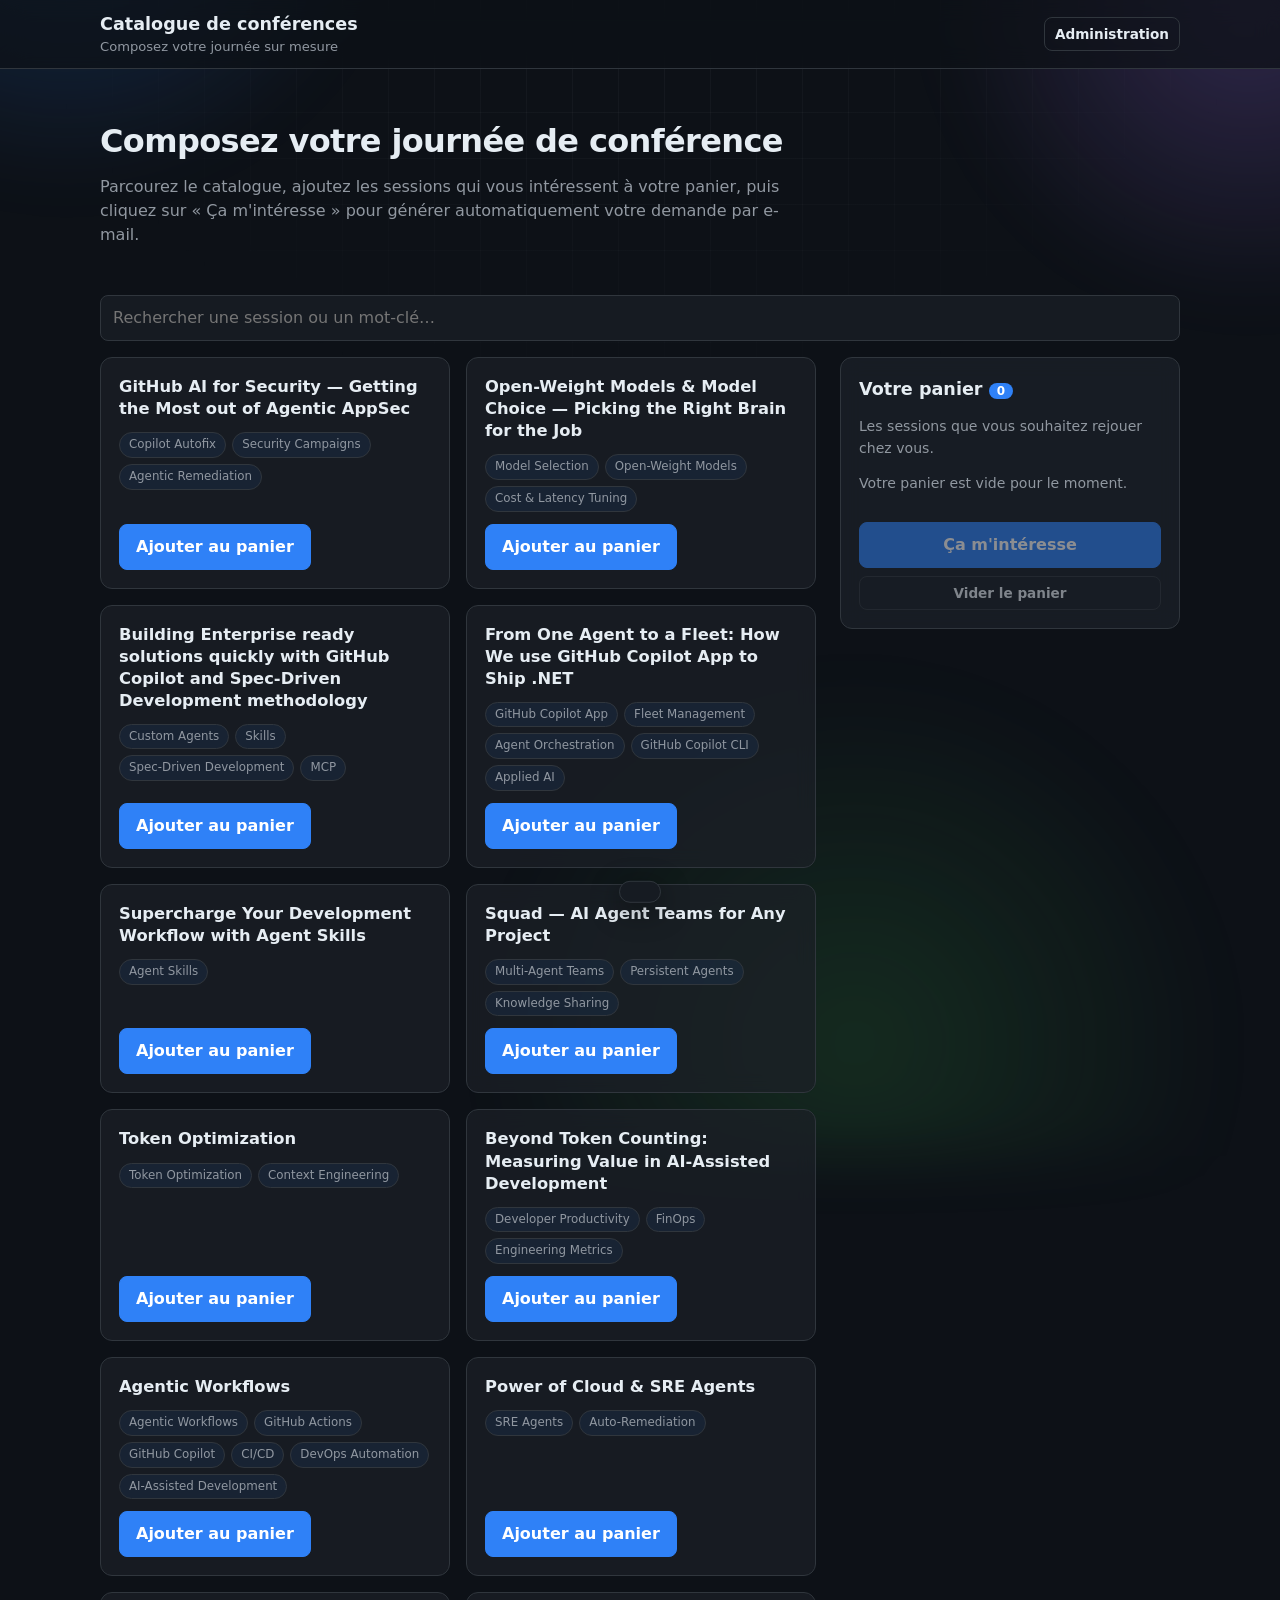
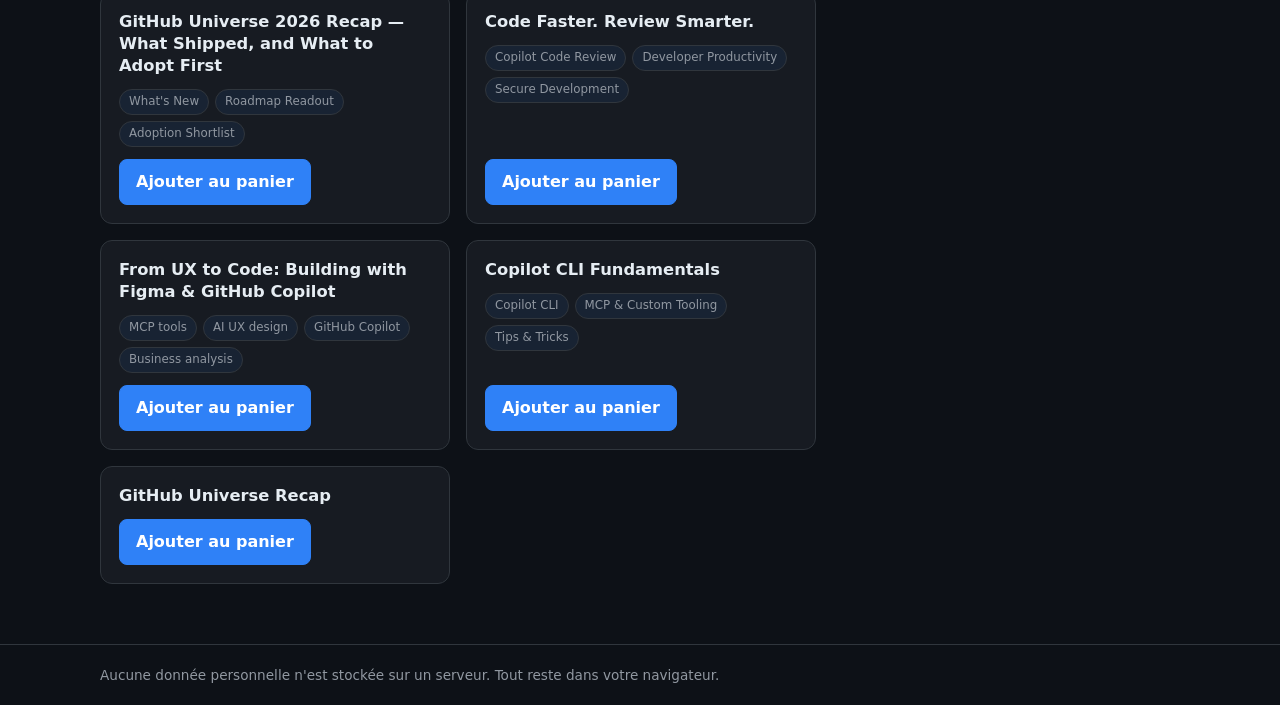
<file: index.html>
<!DOCTYPE html>
<html lang="fr">
  <head>
    <meta charset="utf-8" />
    <meta name="viewport" content="width=device-width, initial-scale=1" />
    <title>Catalogue de conférences — Rejouez nos sessions chez vous</title>
    <meta
      name="description"
      content="Choisissez les sessions que vous souhaitez rejouer lors de votre journée de conférence."
    />
    <link rel="stylesheet" href="assets/css/styles.css" />
  </head>
  <body>
    <header class="site-header">
      <div class="site-header__inner">
        <a class="brand" href="index.html">
          <strong>Catalogue de conférences</strong>
          <span>Composez votre journée sur mesure</span>
        </a>
        <div class="site-header__spacer"></div>
        <a class="btn btn--ghost btn--small" href="admin.html">Administration</a>
      </div>
    </header>

    <main class="container">
      <section class="hero">
        <h1>Composez votre journée de conférence</h1>
        <p>
          Parcourez le catalogue, ajoutez les sessions qui vous intéressent à votre panier, puis
          cliquez sur « Ça m'intéresse » pour générer automatiquement votre demande par e-mail.
        </p>
      </section>

      <div class="toolbar">
        <div class="search-input">
          <input
            id="search"
            type="text"
            placeholder="Rechercher une session ou un mot-clé…"
            aria-label="Rechercher une session"
          />
        </div>
      </div>

      <div class="layout">
        <section id="catalog" class="catalog" aria-label="Catalogue des sessions">
          <p class="muted">Chargement du catalogue…</p>
        </section>

        <aside class="cart" aria-label="Votre panier">
          <h2>Votre panier <span class="badge" id="cart-count">0</span></h2>
          <p class="muted">Les sessions que vous souhaitez rejouer chez vous.</p>
          <p class="muted" id="cart-empty">Votre panier est vide pour le moment.</p>
          <ul class="cart__list" id="cart-list"></ul>
          <button type="button" class="btn btn--primary" id="want-btn" style="width: 100%" disabled>
            Ça m'intéresse
          </button>
          <button
            type="button"
            class="btn btn--ghost btn--small"
            id="clear-cart"
            style="width: 100%; margin-top: 8px"
            disabled
          >
            Vider le panier
          </button>
        </aside>
      </div>
    </main>

    <footer class="site-footer">
      <div class="container">
        Aucune donnée personnelle n'est stockée sur un serveur. Tout reste dans votre navigateur.
      </div>
    </footer>

    <dialog id="request-dialog" aria-labelledby="request-title">
      <form id="request-form" class="modal__body" method="dialog">
        <h2 id="request-title">Votre demande</h2>
        <p class="muted">
          Renseignez vos coordonnées, nous préparons l'e-mail de demande pour vous.
        </p>

        <p class="notice">
          🔒 Aucune donnée n'est stockée sur un serveur : vos informations servent uniquement à
          composer le texte de l'e-mail, localement dans votre navigateur.
        </p>

        <div class="form-grid">
          <div>
            <label for="prenom">Prénom *</label>
            <input id="prenom" name="prenom" type="text" required autocomplete="given-name" />
          </div>
          <div>
            <label for="nom">Nom *</label>
            <input id="nom" name="nom" type="text" required autocomplete="family-name" />
          </div>
          <div>
            <label for="email">E-mail *</label>
            <input id="email" name="email" type="email" required autocomplete="email" />
          </div>
          <div>
            <label for="telephone">Téléphone *</label>
            <input
              id="telephone"
              name="telephone"
              type="tel"
              required
              autocomplete="tel"
              pattern="[0-9\s+\-\(\)\.]{6,}"
            />
          </div>
          <div>
            <label for="societe">Société *</label>
            <input id="societe" name="societe" type="text" required autocomplete="organization" />
          </div>
          <div>
            <label for="date">Date souhaitée</label>
            <input id="date" name="date" type="date" />
          </div>
          <div class="full">
            <label for="message">Message complémentaire</label>
            <textarea id="message" name="message" placeholder="Nombre de participants, lieu, contraintes…"></textarea>
          </div>
        </div>

        <div class="modal__actions">
          <button type="button" class="btn btn--ghost" id="cancel-request">Annuler</button>
          <a class="btn btn--primary" id="mailto-btn" href="#">✉️ Ouvrir dans ma messagerie</a>
        </div>
      </form>
    </dialog>

    <div class="toast" id="toast" role="status" aria-live="polite"></div>

    <script src="assets/js/store.js"></script>
    <script src="assets/js/app.js"></script>
  </body>
</html>
</file>
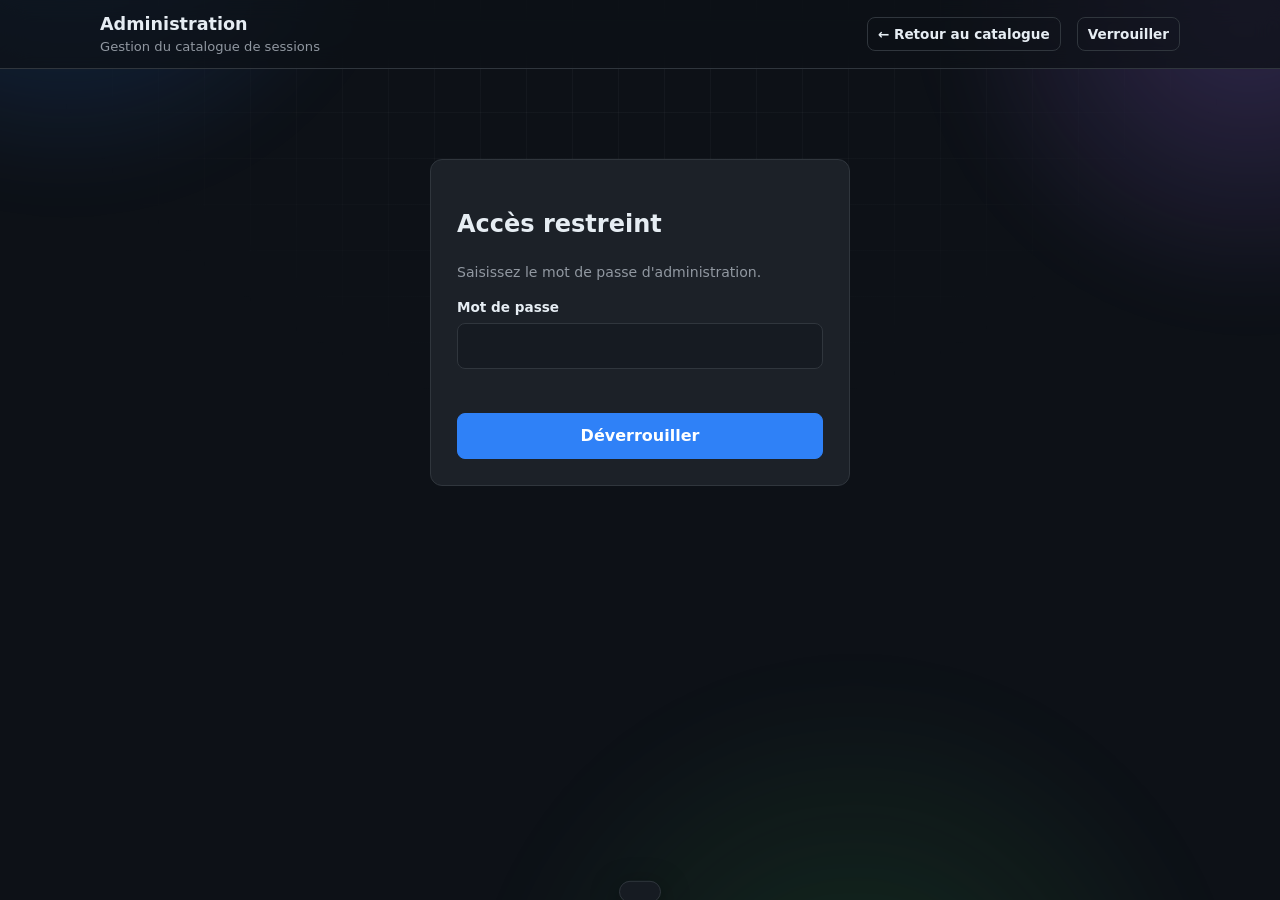
<file: admin.html>
<!DOCTYPE html>
<html lang="fr">
  <head>
    <meta charset="utf-8" />
    <meta name="viewport" content="width=device-width, initial-scale=1" />
    <meta name="robots" content="noindex, nofollow" />
    <title>Administration — Catalogue de conférences</title>
    <link rel="stylesheet" href="assets/css/styles.css" />
  </head>
  <body>
    <header class="site-header">
      <div class="site-header__inner">
        <a class="brand" href="index.html">
          <strong>Administration</strong>
          <span>Gestion du catalogue de sessions</span>
        </a>
        <div class="site-header__spacer"></div>
        <a class="btn btn--ghost btn--small" href="index.html">← Retour au catalogue</a>
        <button type="button" class="btn btn--ghost btn--small" id="logout">Verrouiller</button>
      </div>
    </header>

    <main class="container">
      <section id="gate" class="admin-gate">
        <h2>Accès restreint</h2>
        <p class="muted">Saisissez le mot de passe d'administration.</p>
        <form id="gate-form">
          <label for="password">Mot de passe</label>
          <input id="password" type="password" autocomplete="current-password" required />
          <p class="error" id="gate-error"></p>
          <button type="submit" class="btn btn--primary" style="width: 100%">Déverrouiller</button>
        </form>
      </section>

      <section id="admin-panel" class="hidden">
        <div class="hero">
          <h1>Sessions sélectionnables</h1>
          <p id="source-label">Chargement…</p>
        </div>

        <div class="toolbar">
          <button type="button" class="btn btn--primary" id="publish">🚀 Publier sur GitHub</button>
          <button type="button" class="btn" id="add-session">+ Ajouter une session</button>
          <button type="button" class="btn" id="save">Enregistrer le brouillon</button>
          <button type="button" class="btn" id="pull">Recharger depuis GitHub</button>
          <button type="button" class="btn" id="export">Exporter le JSON</button>
          <label
            class="btn"
            for="import"
            style="margin-bottom: 0; font-size: 1rem; font-weight: 600"
            >Importer un JSON</label
          >
          <input id="import" type="file" accept="application/json,.json" class="hidden" />
          <button type="button" class="btn btn--danger" id="reset">Réinitialiser</button>
        </div>

        <details class="panel" id="gh-settings">
          <summary>⚙️ Connexion GitHub (publication du fichier <code>data/conferences.json</code>)</summary>
          <p class="muted">
            GitHub Pages est un hébergement statique : pour écrire réellement la « base », l'admin
            commit le fichier JSON dans le dépôt via l'API GitHub. Créez un
            <a
              href="https://github.com/settings/personal-access-tokens/new"
              target="_blank"
              rel="noopener"
              >jeton fine-grained</a
            >
            limité à ce dépôt avec la permission <strong>Contents : Read and write</strong>.
          </p>

          <div class="form-grid">
            <div>
              <label for="gh-owner">Propriétaire</label>
              <input id="gh-owner" type="text" placeholder="lgmorand" />
            </div>
            <div>
              <label for="gh-repo">Dépôt</label>
              <input id="gh-repo" type="text" placeholder="projectX" />
            </div>
            <div>
              <label for="gh-branch">Branche</label>
              <input id="gh-branch" type="text" placeholder="master" />
            </div>
            <div>
              <label for="gh-path">Chemin du fichier</label>
              <input id="gh-path" type="text" placeholder="data/conferences.json" />
            </div>
            <div class="full">
              <label for="gh-token">Jeton d'accès personnel</label>
              <input
                id="gh-token"
                type="password"
                autocomplete="off"
                placeholder="github_pat_…"
              />
            </div>
          </div>

          <div class="toolbar">
            <button type="button" class="btn" id="gh-test">Tester l'accès</button>
            <button type="button" class="btn btn--ghost" id="gh-forget">Oublier le jeton</button>
            <label style="display: flex; align-items: center; gap: 8px; margin-bottom: 0">
              <input id="gh-remember" type="checkbox" style="width: auto" checked />
              <span class="muted">Mémoriser le jeton dans ce navigateur</span>
            </label>
          </div>
          <p class="error" id="gh-status"></p>

          <p class="notice">
            ⚠️ Le jeton reste dans <em>votre</em> navigateur et n'est jamais committé. Utilisez un
            jeton fine-grained, limité à ce seul dépôt, et révoquez-le en cas de doute.
          </p>
        </details>

        <p class="notice">
          « Publier sur GitHub » commit <code>data/conferences.json</code> dans le dépôt : le workflow
          GitHub Actions redéploie alors le site pour tous les visiteurs. « Enregistrer le brouillon »
          ne modifie que votre navigateur.
        </p>

        <div class="admin-rows" id="admin-rows"></div>
      </section>
    </main>

    <div class="toast" id="toast" role="status" aria-live="polite"></div>

    <script src="assets/js/store.js"></script>
    <script src="assets/js/github.js"></script>
    <script src="assets/js/admin.js"></script>
  </body>
</html>
</file>
<file: assets/css/styles.css>
:root {
  --bg: #0d1117;
  --bg-soft: #161b22;
  --bg-card: #1c2128;
  --border: #30363d;
  --text: #e6edf3;
  --text-muted: #9198a1;
  --accent: #2f81f7;
  --accent-hover: #4c93f8;
  --success: #3fb950;
  --danger: #f85149;
  --radius: 12px;
  --shadow: 0 8px 30px rgba(0, 0, 0, 0.45);
}

* {
  box-sizing: border-box;
}

html,
body {
  margin: 0;
  padding: 0;
}

body {
  background: var(--bg);
  color: var(--text);
  font-family: "Segoe UI", system-ui, -apple-system, "Helvetica Neue", Arial, sans-serif;
  line-height: 1.5;
  min-height: 100vh;
  position: relative;
  isolation: isolate;
}

/* Décor : deux halos colorés en lente dérive + grille fine. 100 % CSS, aucune image. */
body::before,
body::after {
  content: "";
  position: fixed;
  inset: -20vmax;
  z-index: -1;
  pointer-events: none;
}

body::before {
  background:
    radial-gradient(42vmax 42vmax at 18% 8%, rgba(47, 129, 247, 0.28), transparent 62%),
    radial-gradient(38vmax 38vmax at 84% 18%, rgba(163, 113, 247, 0.24), transparent 64%),
    radial-gradient(44vmax 44vmax at 62% 92%, rgba(63, 185, 80, 0.16), transparent 66%);
  filter: blur(30px);
  animation: drift 28s ease-in-out infinite alternate;
}

body::after {
  background-image:
    linear-gradient(rgba(230, 237, 243, 0.038) 1px, transparent 1px),
    linear-gradient(90deg, rgba(230, 237, 243, 0.038) 1px, transparent 1px);
  background-size: 46px 46px;
  mask-image: radial-gradient(70vmax 70vmax at 50% 0%, #000 35%, transparent 78%);
  -webkit-mask-image: radial-gradient(70vmax 70vmax at 50% 0%, #000 35%, transparent 78%);
}

@keyframes drift {
  from {
    transform: translate3d(-3%, -2%, 0) scale(1);
  }
  to {
    transform: translate3d(3%, 2%, 0) scale(1.08);
  }
}

@media (prefers-reduced-motion: reduce) {
  body::before {
    animation: none;
  }
}

a {
  color: var(--accent);
}

.site-header {
  border-bottom: 1px solid var(--border);
  background: rgba(13, 17, 23, 0.72);
  backdrop-filter: blur(12px);
  position: sticky;
  top: 0;
  z-index: 20;
}

.site-header__inner,
.container {
  max-width: 1120px;
  margin: 0 auto;
  padding: 0 20px;
}

.site-header__inner {
  display: flex;
  align-items: center;
  gap: 16px;
  min-height: 68px;
}

.brand {
  display: flex;
  flex-direction: column;
  text-decoration: none;
  color: inherit;
}

.brand strong {
  font-size: 1.1rem;
}

.brand span {
  color: var(--text-muted);
  font-size: 0.82rem;
}

.site-header__spacer {
  flex: 1;
}

.hero {
  padding: 48px 0 24px;
}

.hero h1 {
  margin: 0 0 10px;
  font-size: 2rem;
  letter-spacing: -0.02em;
}

.hero p {
  margin: 0;
  color: var(--text-muted);
  max-width: 68ch;
}

.toolbar {
  display: flex;
  flex-wrap: wrap;
  gap: 12px;
  align-items: center;
  margin: 24px 0 16px;
}

.search-input {
  flex: 1;
  min-width: 240px;
}

input[type="text"],
input[type="email"],
input[type="tel"],
input[type="date"],
input[type="password"],
textarea,
select {
  width: 100%;
  background: var(--bg-soft);
  border: 1px solid var(--border);
  border-radius: 8px;
  color: var(--text);
  padding: 10px 12px;
  font: inherit;
  outline: none;
}

input:focus,
textarea:focus,
select:focus {
  border-color: var(--accent);
  box-shadow: 0 0 0 3px rgba(47, 129, 247, 0.25);
}

textarea {
  min-height: 90px;
  resize: vertical;
}

.btn {
  display: inline-flex;
  align-items: center;
  justify-content: center;
  gap: 8px;
  border-radius: 8px;
  border: 1px solid var(--border);
  background: var(--bg-soft);
  color: var(--text);
  padding: 10px 16px;
  font: inherit;
  font-weight: 600;
  cursor: pointer;
  text-decoration: none;
  transition: background 0.15s ease, border-color 0.15s ease, transform 0.05s ease;
}

.btn:hover {
  background: #21262d;
}

.btn:active {
  transform: translateY(1px);
}

.btn--primary {
  background: var(--accent);
  border-color: var(--accent);
  color: #fff;
}

.btn--primary:hover {
  background: var(--accent-hover);
}

.btn--danger {
  border-color: rgba(248, 81, 73, 0.5);
  color: var(--danger);
}

.btn--ghost {
  background: transparent;
}

.btn--small {
  padding: 6px 10px;
  font-size: 0.85rem;
}

.btn[disabled] {
  opacity: 0.5;
  cursor: not-allowed;
}

.layout {
  display: grid;
  grid-template-columns: minmax(0, 1fr) 340px;
  gap: 24px;
  align-items: start;
  padding-bottom: 60px;
}

@media (max-width: 900px) {
  .layout {
    grid-template-columns: 1fr;
  }
}

.catalog {
  display: grid;
  grid-template-columns: repeat(auto-fill, minmax(280px, 1fr));
  gap: 16px;
}

.card {
  background: rgba(28, 33, 40, 0.72);
  backdrop-filter: blur(10px);
  border: 1px solid var(--border);
  border-radius: var(--radius);
  padding: 18px;
  display: flex;
  flex-direction: column;
  gap: 12px;
  transition: transform 0.18s ease, border-color 0.18s ease, box-shadow 0.18s ease;
}

.card:hover {
  transform: translateY(-3px);
  border-color: rgba(47, 129, 247, 0.55);
  box-shadow: 0 12px 28px rgba(1, 4, 9, 0.5);
}

.card h3 {
  margin: 0;
  font-size: 1.02rem;
  line-height: 1.35;
}

.card__description {
  margin: 0;
  color: var(--text-muted);
  font-size: 0.9rem;
}

.tags {
  display: flex;
  flex-wrap: wrap;
  gap: 6px;
  list-style: none;
  margin: 0;
  padding: 0;
}

.tag {
  font-size: 0.74rem;
  border: 1px solid var(--border);
  border-radius: 999px;
  padding: 3px 9px;
  color: var(--text-muted);
  background: rgba(47, 129, 247, 0.08);
}

.card__footer {
  margin-top: auto;
}

.cart {
  position: sticky;
  top: 92px;
  background: rgba(28, 33, 40, 0.78);
  backdrop-filter: blur(10px);
  border: 1px solid var(--border);
  border-radius: var(--radius);
  padding: 18px;
}

.cart h2 {
  margin: 0 0 4px;
  font-size: 1.1rem;
}

.cart__list {
  list-style: none;
  margin: 14px 0;
  padding: 0;
  display: flex;
  flex-direction: column;
  gap: 10px;
  max-height: 46vh;
  overflow-y: auto;
}

.cart__item {
  display: flex;
  gap: 10px;
  align-items: flex-start;
  border: 1px solid var(--border);
  border-radius: 8px;
  padding: 10px;
  font-size: 0.9rem;
}

.cart__item span {
  flex: 1;
}

.muted {
  color: var(--text-muted);
  font-size: 0.88rem;
}

.badge {
  background: var(--accent);
  color: #fff;
  border-radius: 999px;
  font-size: 0.75rem;
  padding: 1px 8px;
  font-weight: 700;
}

dialog {
  border: 1px solid var(--border);
  border-radius: var(--radius);
  background: var(--bg-card);
  color: var(--text);
  padding: 0;
  width: min(560px, 94vw);
  box-shadow: var(--shadow);
}

dialog::backdrop {
  background: rgba(1, 4, 9, 0.7);
}

.modal__body {
  padding: 22px;
}

.modal__body h2 {
  margin: 0 0 6px;
}

.form-grid {
  display: grid;
  grid-template-columns: 1fr 1fr;
  gap: 14px;
  margin: 18px 0;
}

.form-grid .full {
  grid-column: 1 / -1;
}

@media (max-width: 560px) {
  .form-grid {
    grid-template-columns: 1fr;
  }
}

label {
  display: block;
  font-size: 0.85rem;
  font-weight: 600;
  margin-bottom: 6px;
}

.notice {
  border: 1px solid rgba(63, 185, 80, 0.35);
  background: rgba(63, 185, 80, 0.08);
  color: #a6e3b0;
  border-radius: 8px;
  padding: 10px 12px;
  font-size: 0.85rem;
}

.modal__actions {
  display: flex;
  flex-wrap: wrap;
  gap: 10px;
  justify-content: flex-end;
  margin-top: 18px;
}

.toast {
  position: fixed;
  left: 50%;
  bottom: 28px;
  transform: translateX(-50%) translateY(140%);
  background: var(--bg-soft);
  border: 1px solid var(--border);
  border-radius: 999px;
  padding: 10px 20px;
  box-shadow: var(--shadow);
  transition: transform 0.25s ease;
  z-index: 60;
}

.toast.is-visible {
  transform: translateX(-50%) translateY(0);
}

.site-footer {
  border-top: 1px solid var(--border);
  padding: 20px 0;
  color: var(--text-muted);
  font-size: 0.85rem;
}

.admin-gate {
  max-width: 420px;
  margin: 10vh auto;
  background: var(--bg-card);
  border: 1px solid var(--border);
  border-radius: var(--radius);
  padding: 26px;
}

.admin-rows {
  display: flex;
  flex-direction: column;
  gap: 14px;
  margin: 20px 0 40px;
}

.admin-row {
  background: var(--bg-card);
  border: 1px solid var(--border);
  border-radius: var(--radius);
  padding: 16px;
  display: grid;
  gap: 12px;
}

.admin-row__actions {
  display: flex;
  gap: 8px;
  justify-content: flex-end;
}

.error {
  color: var(--danger);
  font-size: 0.86rem;
  min-height: 1.2em;
}

.error.is-ok {
  color: var(--success);
}

.panel {
  background: var(--bg-card);
  border: 1px solid var(--border);
  border-radius: var(--radius);
  padding: 16px 18px;
  margin-bottom: 18px;
}

.panel > summary {
  cursor: pointer;
  font-weight: 600;
}

.panel code,
.notice code {
  background: var(--bg-soft);
  border: 1px solid var(--border);
  border-radius: 5px;
  padding: 1px 5px;
  font-size: 0.88em;
}

.hidden {
  display: none !important;
}
</file>
